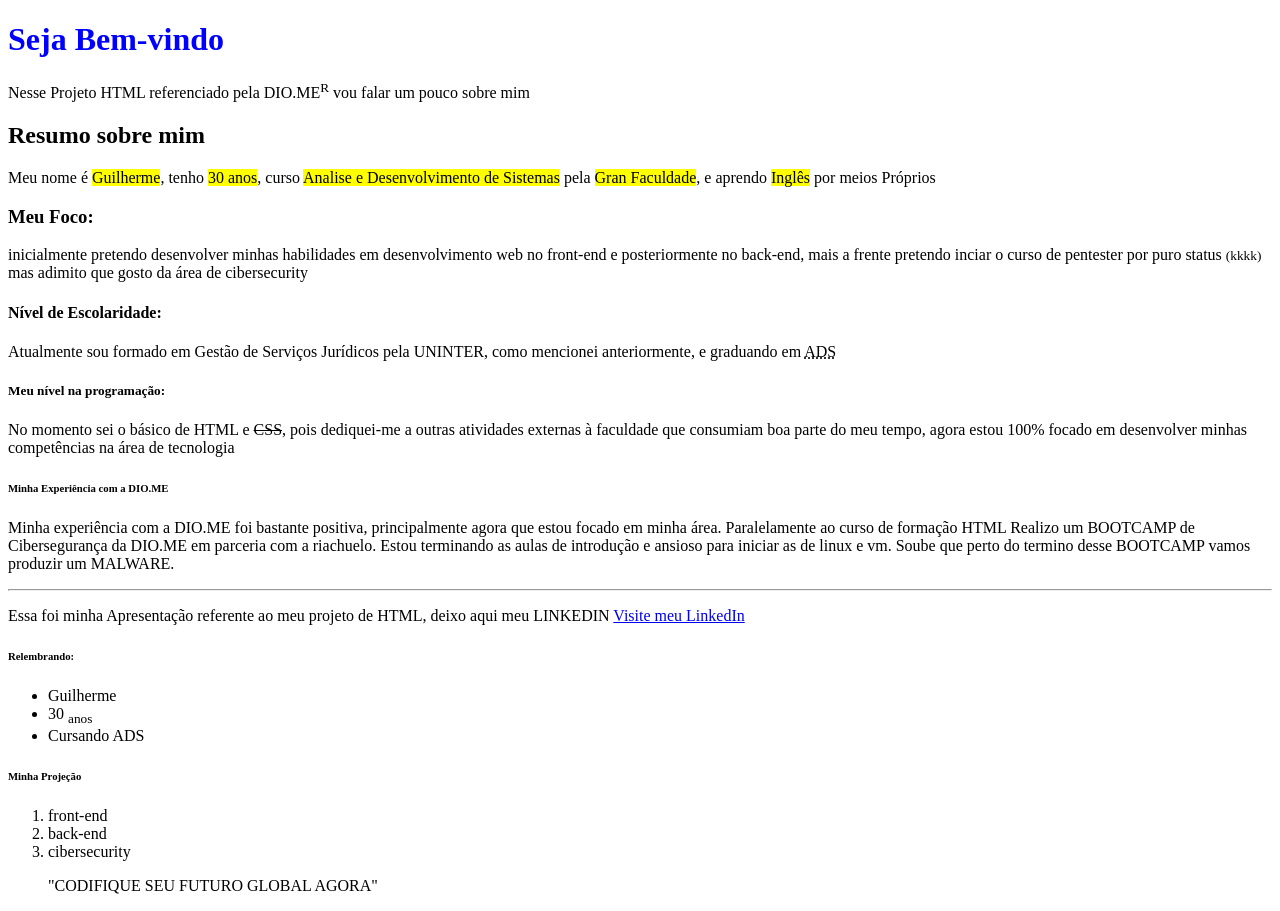
<file: index.html>
<!DOCTYPE html>
<html lang="pt">
<head>
    <meta charset="UTF-8">
    <meta name="viewport" content="width=device-width, initial-scale=1.0">
    <title>Sobre o Gui.</title>
</head>
<body>
    <h1><font face="verdana" color="blue"> Seja Bem-vindo</font></h1>
    <p>Nesse Projeto HTML referenciado pela DIO.ME<sup>R</sup> vou falar um pouco sobre mim</p>
    <h2>Resumo sobre mim</h2>
    <p>Meu nome é <mark>Guilherme</mark>, tenho <mark>30 anos</mark>, curso <mark>Analise e Desenvolvimento de Sistemas</mark> pela <mark>Gran Faculdade</mark>, e aprendo <mark>Inglês</mark> por meios Próprios</p>
    <h3>Meu Foco:</h3>
    <p>inicialmente pretendo desenvolver minhas habilidades em desenvolvimento web no front-end e posteriormente no back-end, mais a frente pretendo inciar o curso de pentester por puro status <small>(kkkk)</small> mas adimito que gosto da área de cibersecurity</p>
    <h4>Nível de Escolaridade:</h4>
    <p>Atualmente sou formado em Gestão de Serviços Jurídicos pela UNINTER, como mencionei anteriormente, e graduando em <abbr title="Análise e Desenvolvimento de Sistemas">ADS</abbr></p>
    <h5>Meu nível na programação:</h5>
    <p>No momento sei o básico de HTML e <del>CSS</del>, pois dediquei-me a outras atividades externas à faculdade que consumiam boa parte do meu tempo, agora estou 100% focado em desenvolver minhas competências na área de tecnologia</p>
    <h6>Minha Experiência com  a DIO.ME</h6>
    <p>Minha experiência com a DIO.ME foi bastante positiva, principalmente agora que estou focado em minha área. 
        Paralelamente ao curso de formação HTML Realizo um BOOTCAMP de Cibersegurança da DIO.ME em parceria com a riachuelo. Estou terminando as aulas de introdução e ansioso para iniciar as de linux e vm. Soube que perto do termino desse BOOTCAMP vamos produzir um MALWARE.
    </p>
    <hr>
    <p>Essa foi minha Apresentação referente ao meu projeto de HTML, deixo aqui meu LINKEDIN <a href="https://www.linkedin.com/in/guidevsec">Visite meu LinkedIn</a> </p>
    <h6>Relembrando:</h6>
    <p><ul>
        <li>Guilherme</li>
        <li>30 <SUB>anos</SUB></li>
        <li>Cursando ADS</li>
    </ul></p>

    <h6>Minha Projeção</h6>
    <ol>
    <li>front-end</li>
    <li>back-end</li>
    <li>cibersecurity</li>
    </ol>
    <blockquote cite= "https://www.dio.me"> "CODIFIQUE SEU FUTURO GLOBAL AGORA"</blockquote>
</body>
</html>
</file>
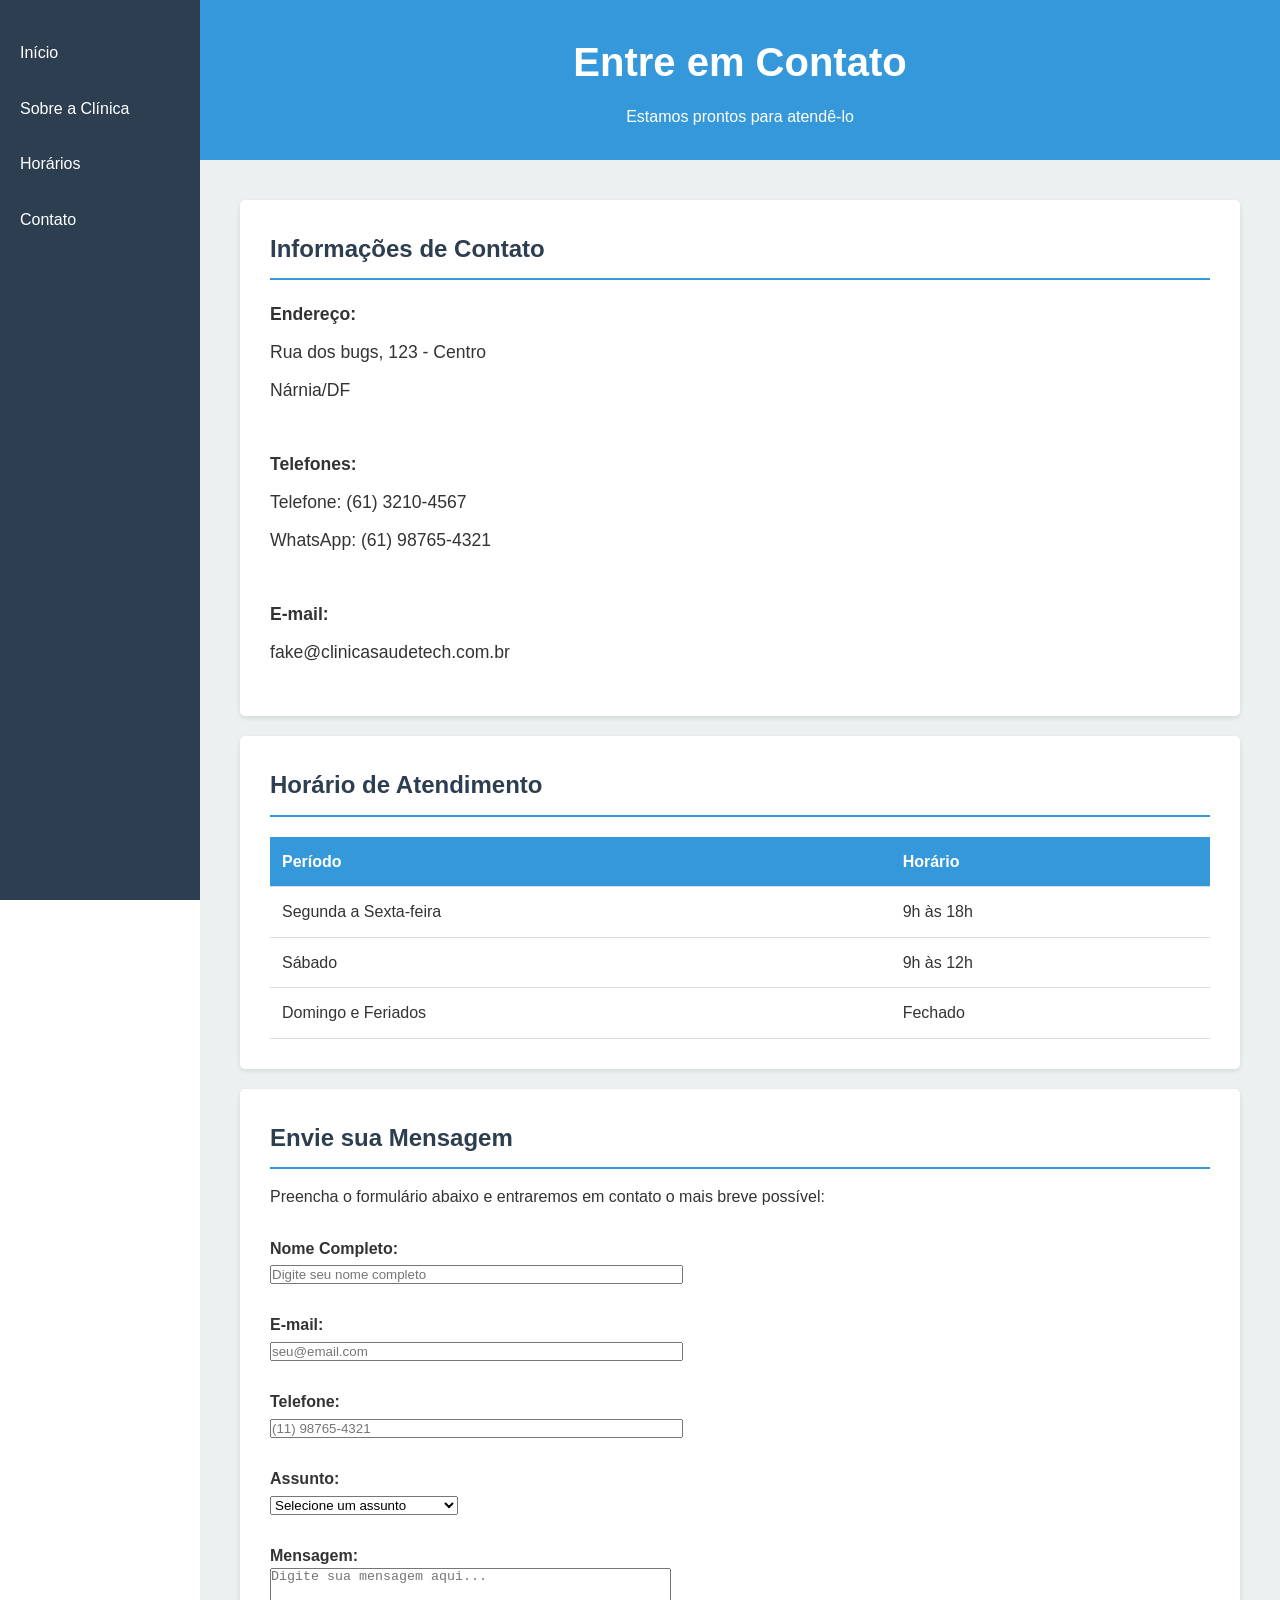
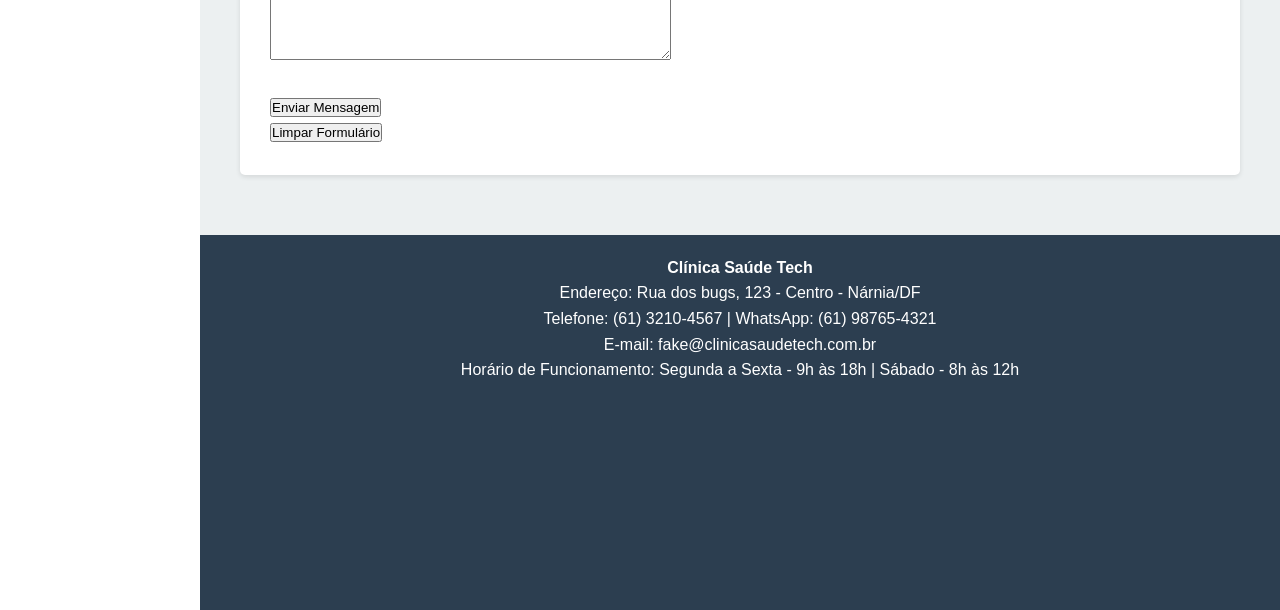
<file: dio/clinica-contato.html>
<!DOCTYPE html>
<html lang="pt-BR">
<head>
    <meta charset="UTF-8">
    <meta http-equiv="X-UA-Compatible" content="IE=edge">
    <meta name="viewport" content="width=device-width, initial-scale=1.0">
    <title>Contato - Clínica Médica</title>
    <link rel="stylesheet" href="clinica-base.css">
</head>
<body>
    <div class="wrapper">
        <div class="menu">
           <ul>
                <li><a href="clinica-index.html">Início</a></li>
                <li><a href="clinica-sobre.html">Sobre a Clínica</a></li>
                <li><a href="clinica-horarios.html">Horários</a></li>
                <li><a href="clinica-contato.html">Contato</a></li>
            </ul>
        </div>

        <div class="main">
            <div class="header">
                <h1>Entre em Contato</h1>
                <p>Estamos prontos para atendê-lo</p>
            </div>
    
            <div class="content">
                <div class="section">
                    <h2>Informações de Contato</h2>
                    <div class="contato-info">
                        <p><strong>Endereço:</strong></p>
                        <p>Rua dos bugs, 123 - Centro</p>
                        <p>Nárnia/DF</p>
                        <br>
                        <p><strong>Telefones:</strong></p>
                        <p>Telefone: (61) 3210-4567</p>
                        <p>WhatsApp: (61) 98765-4321</p>
                        <br>
                        <p><strong>E-mail:</strong></p>
                        <p>fake@clinicasaudetech.com.br</p>
                    </div>
                </div>

                <div class="section">
                    <h2>Horário de Atendimento</h2>
                    <table class="horario-table">
                        <tr>
                            <th>Período</th>
                            <th>Horário</th>
                        </tr>
                        <tr>
                            <td>Segunda a Sexta-feira</td>
                            <td>9h às 18h</td>
                        </tr>
                        <tr>
                            <td>Sábado</td>
                            <td>9h às 12h</td>
                        </tr>
                        <tr>
                            <td>Domingo e Feriados</td>
                            <td>Fechado</td>
                        </tr>
                    </table>
                </div>

                <div class="section">
                    <h2>Envie sua Mensagem</h2>
                    <p>Preencha o formulário abaixo e entraremos em contato o mais breve possível:</p>
                    <br>
                    <form>
                        <p><strong>Nome Completo:</strong></p>
                        <p><input type="text" name="nome" size="50" placeholder="Digite seu nome completo"></p>
                        <br>
                        <p><strong>E-mail:</strong></p>
                        <p><input type="email" name="email" size="50" placeholder="seu@email.com"></p>
                        <br>
                        <p><strong>Telefone:</strong></p>
                        <p><input type="tel" name="telefone" size="50" placeholder="(11) 98765-4321"></p>
                        <br>
                        <p><strong>Assunto:</strong></p>
                        <p>
                            <select name="assunto">
                                <option value="">Selecione um assunto</option>
                                <option value="agendamento">Agendamento de Consulta</option>
                                <option value="informacoes">Solicitar Informações</option>
                                <option value="convenio">Dúvidas sobre Convênios</option>
                                <option value="resultados">Resultados de Exames</option>
                                <option value="sugestoes">Sugestões ou Reclamações</option>
                                <option value="outros">Outros Assuntos</option>
                            </select>
                        </p>
                        <br>
                        <p><strong>Mensagem:</strong></p>
                        <p><textarea name="mensagem" rows="6" cols="48" placeholder="Digite sua mensagem aqui..."></textarea></p>
                        <br>
                        <p><input type="submit" value="Enviar Mensagem"></p>
                        <p><input type="reset" value="Limpar Formulário"></p>
                    </form>
                </div>
            </div>
    
           <div class="footer">
                <p><strong>Clínica Saúde Tech</strong></p>
                <p>Endereço: Rua dos bugs, 123 - Centro - Nárnia/DF</p>
                <p>Telefone: (61) 3210-4567 | WhatsApp: (61) 98765-4321</p>
                <p>E-mail: fake@clinicasaudetech.com.br</p>
                <p>Horário de Funcionamento: Segunda a Sexta - 9h às 18h | Sábado - 8h às 12h</p>
                <p><iframe src="https://www.google.com/maps/embed?pb=!1m18!1m12!1m3!1d3193.61267880178!2d175.78795062583956!3d-36.82780022223932!2m3!1f0!2f0!3f0!3m2!1i1024!2i768!4f13.1!3m3!1m2!1s0x6d724319b869a4ff%3A0x2a00ef6166599c50!2sReserva%20M.nha%20Te%20Whanganui-A-Hei!5e0!3m2!1spt-BR!2sbr!4v1773842984935!5m2!1spt-BR!2sbr" width="350" height="200" style="border:0;" allowfullscreen="" loading="lazy" referrerpolicy="no-referrer-when-downgrade"></iframe></p>
            </div>
        </div>
    </div>
</body>
</html>
</file>
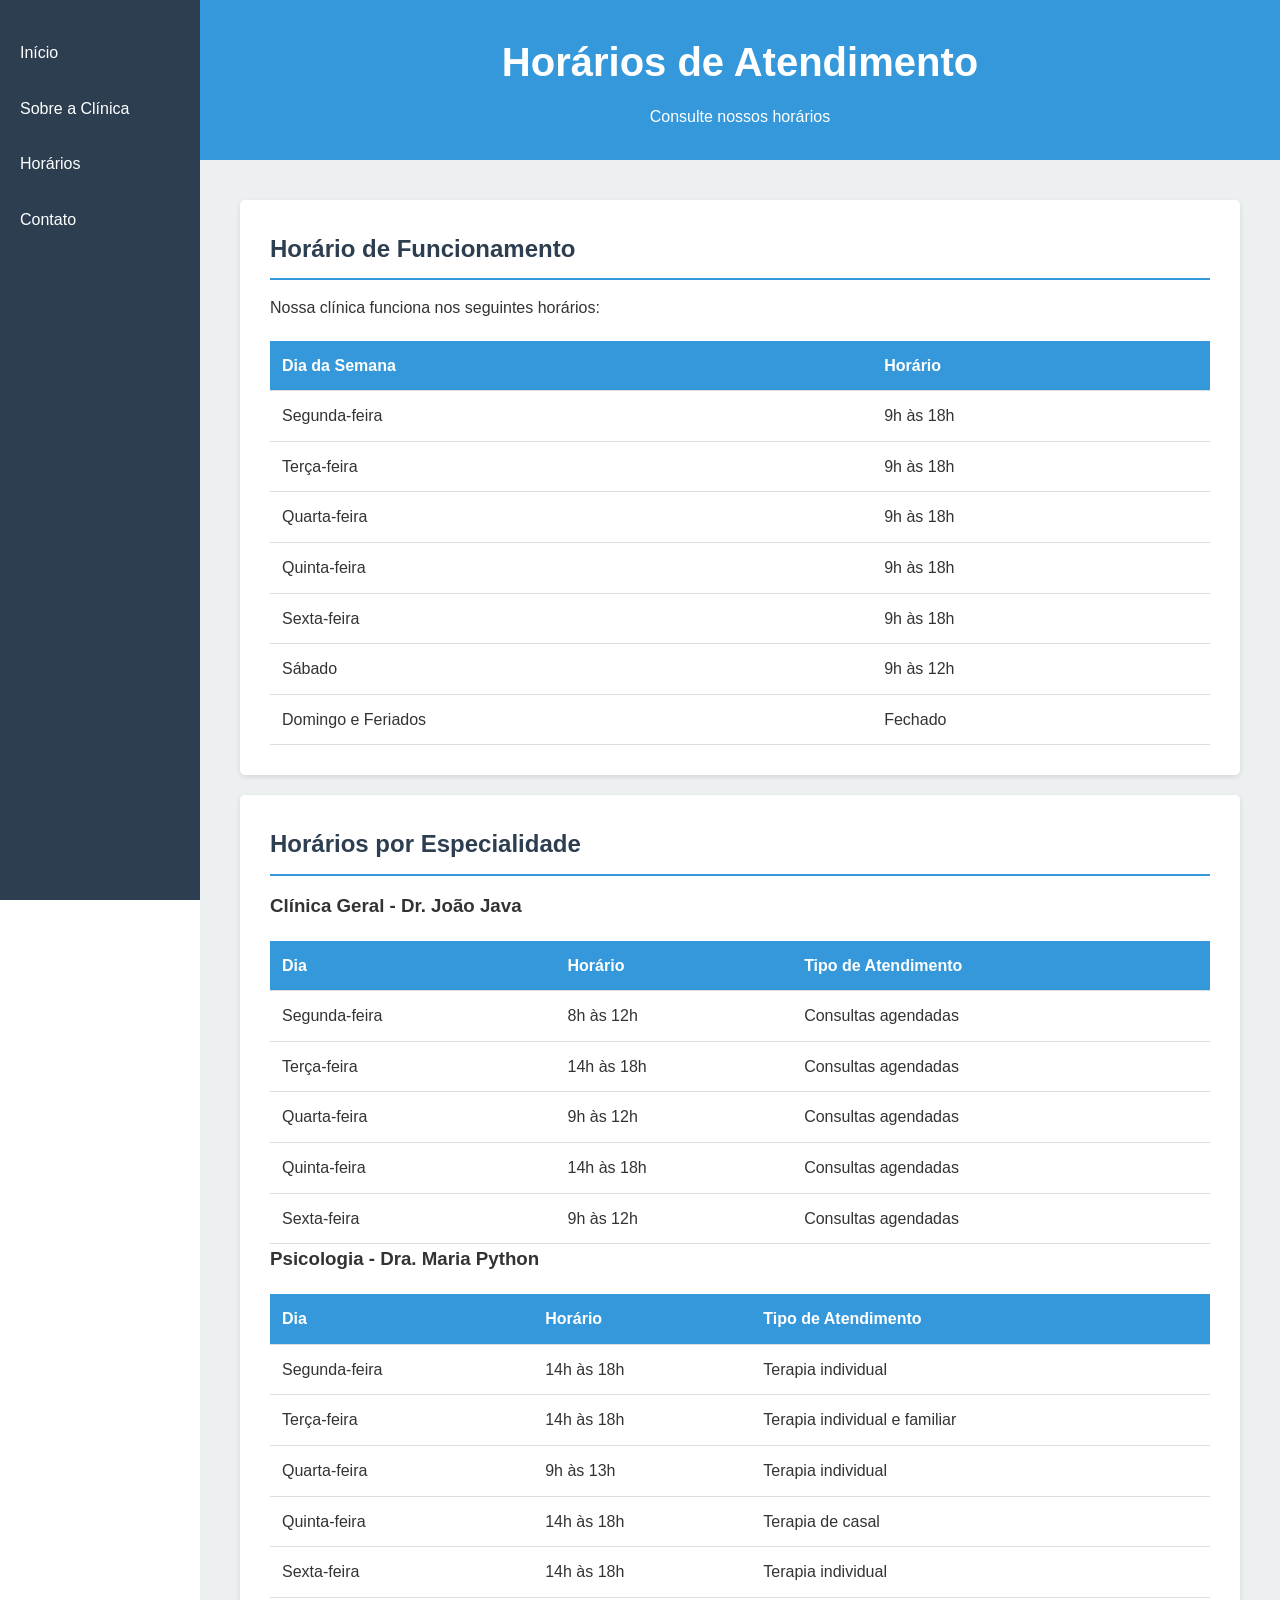
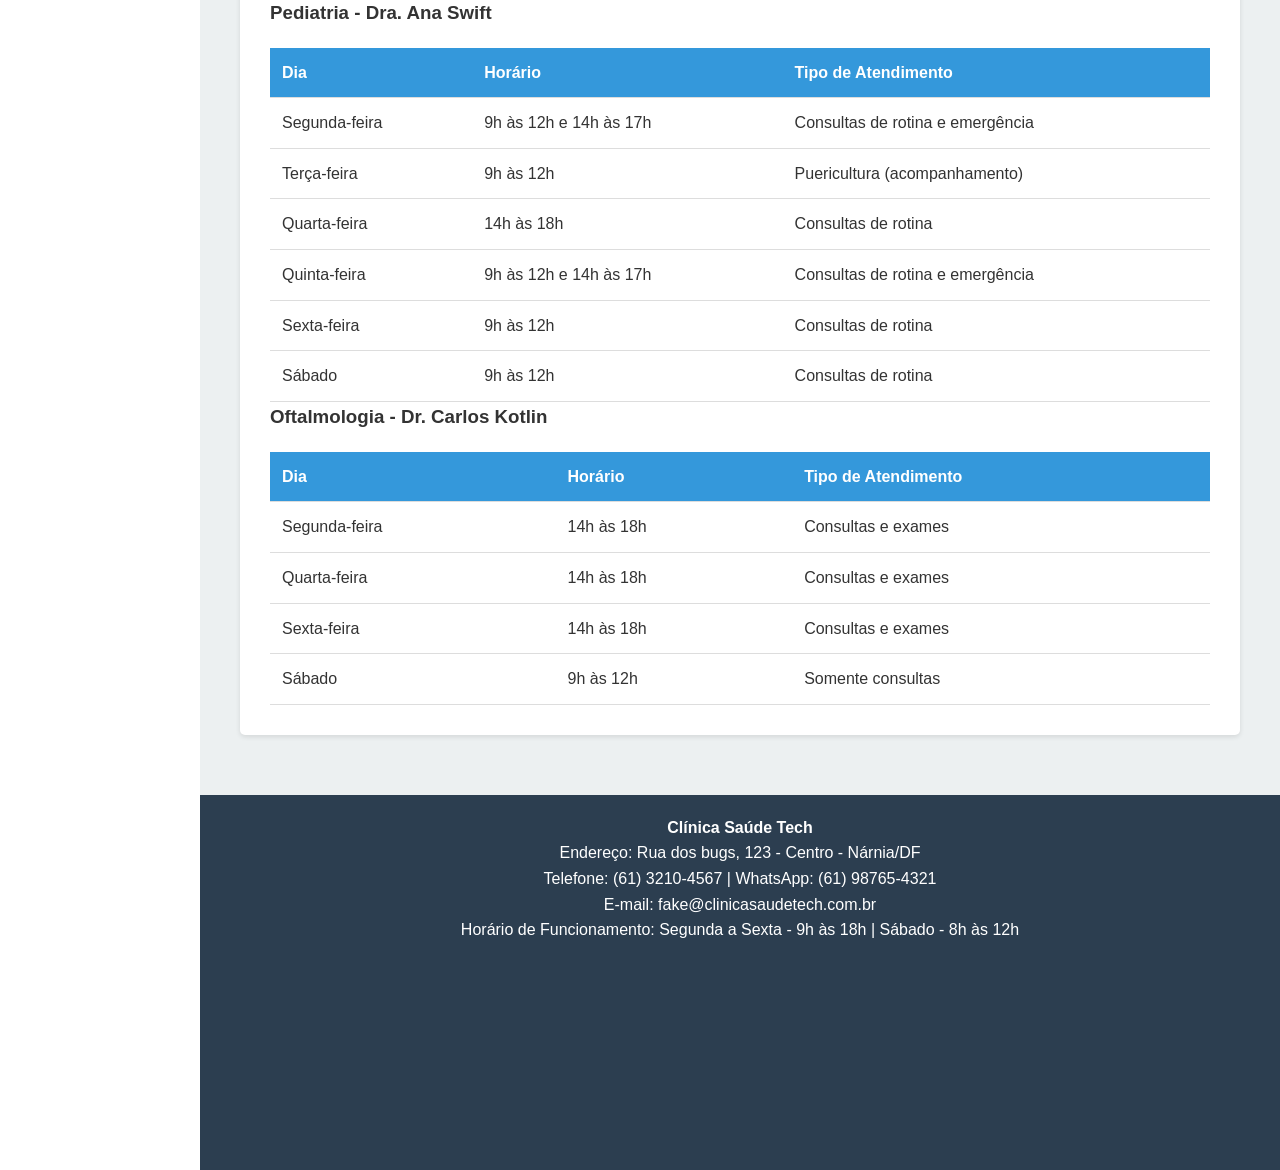
<file: dio/clinica-horarios.html>
<!DOCTYPE html>
<html lang="pt-BR">
<head>
    <meta charset="UTF-8">
    <meta http-equiv="X-UA-Compatible" content="IE=edge">
    <meta name="viewport" content="width=device-width, initial-scale=1.0">
    <title>Horários de Atendimento - Clínica Médica</title>
    <link rel="stylesheet" href="clinica-base.css">
</head>
<body>
    <div class="wrapper">
        <div class="menu">
           <ul>
                <li><a href="clinica-index.html">Início</a></li>
                <li><a href="clinica-sobre.html">Sobre a Clínica</a></li>
                <li><a href="clinica-horarios.html">Horários</a></li>
                <li><a href="clinica-contato.html">Contato</a></li>
            </ul>
        </div>

        <div class="main">
            <div class="header">
                <h1>Horários de Atendimento</h1>
                <p>Consulte nossos horários</p>
            </div>
    
            <div class="content">
                <div class="section">
                    <h2>Horário de Funcionamento</h2>
                    <p>Nossa clínica funciona nos seguintes horários:</p>
                    <table class="horario-table">
                        <tr>
                            <th>Dia da Semana</th>
                            <th>Horário</th>
                        </tr>
                        <tr>
                            <td>Segunda-feira</td>
                            <td>9h às 18h</td>
                        </tr>
                        <tr>
                            <td>Terça-feira</td>
                            <td>9h às 18h</td>
                        </tr>
                        <tr>
                            <td>Quarta-feira</td>
                            <td>9h às 18h</td>
                        </tr>
                        <tr>
                            <td>Quinta-feira</td>
                            <td>9h às 18h</td>
                        </tr>
                        <tr>
                            <td>Sexta-feira</td>
                            <td>9h às 18h</td>
                        </tr>
                        <tr>
                            <td>Sábado</td>
                            <td>9h às 12h</td>
                        </tr>
                        <tr>
                            <td>Domingo e Feriados</td>
                            <td>Fechado</td>
                        </tr>
                    </table>
                </div>

                <div class="section">
                    <h2>Horários por Especialidade</h2>
                    
                    <h3>Clínica Geral - Dr. João Java</h3>
                    <table class="horario-table">
                        <tr>
                            <th>Dia</th>
                            <th>Horário</th>
                            <th>Tipo de Atendimento</th>
                        </tr>
                        <tr>
                            <td>Segunda-feira</td>
                            <td>8h às 12h</td>
                            <td>Consultas agendadas</td>
                        </tr>
                        <tr>
                            <td>Terça-feira</td>
                            <td>14h às 18h</td>
                            <td>Consultas agendadas</td>
                        </tr>
                        <tr>
                            <td>Quarta-feira</td>
                            <td>9h às 12h</td>
                            <td>Consultas agendadas</td>
                        </tr>
                        <tr>
                            <td>Quinta-feira</td>
                            <td>14h às 18h</td>
                            <td>Consultas agendadas</td>
                        </tr>
                        <tr>
                            <td>Sexta-feira</td>
                            <td>9h às 12h</td>
                            <td>Consultas agendadas</td>
                        </tr>
                    </table>

                    <h3>Psicologia - Dra. Maria Python</h3>
                    <table class="horario-table">
                        <tr>
                            <th>Dia</th>
                            <th>Horário</th>
                            <th>Tipo de Atendimento</th>
                        </tr>
                        <tr>
                            <td>Segunda-feira</td>
                            <td>14h às 18h</td>
                            <td>Terapia individual</td>
                        </tr>
                        <tr>
                            <td>Terça-feira</td>
                            <td>14h às 18h</td>
                            <td>Terapia individual e familiar</td>
                        </tr>
                        <tr>
                            <td>Quarta-feira</td>
                            <td>9h às 13h</td>
                            <td>Terapia individual</td>
                        </tr>
                        <tr>
                            <td>Quinta-feira</td>
                            <td>14h às 18h</td>
                            <td>Terapia de casal</td>
                        </tr>
                        <tr>
                            <td>Sexta-feira</td>
                            <td>14h às 18h</td>
                            <td>Terapia individual</td>
                        </tr>
                    </table>

                    <h3>Pediatria - Dra. Ana Swift</h3>
                    <table class="horario-table">
                        <tr>
                            <th>Dia</th>
                            <th>Horário</th>
                            <th>Tipo de Atendimento</th>
                        </tr>
                        <tr>
                            <td>Segunda-feira</td>
                            <td>9h às 12h e 14h às 17h</td>
                            <td>Consultas de rotina e emergência</td>
                        </tr>
                        <tr>
                            <td>Terça-feira</td>
                            <td>9h às 12h</td>
                            <td>Puericultura (acompanhamento)</td>
                        </tr>
                        <tr>
                            <td>Quarta-feira</td>
                            <td>14h às 18h</td>
                            <td>Consultas de rotina</td>
                        </tr>
                        <tr>
                            <td>Quinta-feira</td>
                            <td>9h às 12h e 14h às 17h</td>
                            <td>Consultas de rotina e emergência</td>
                        </tr>
                        <tr>
                            <td>Sexta-feira</td>
                            <td>9h às 12h</td>
                            <td>Consultas de rotina</td>
                        </tr>
                        <tr>
                            <td>Sábado</td>
                            <td>9h às 12h</td>
                            <td>Consultas de rotina</td>
                        </tr>
                    </table>

                    <h3>Oftalmologia - Dr. Carlos Kotlin</h3>
                    <table class="horario-table">
                        <tr>
                            <th>Dia</th>
                            <th>Horário</th>
                            <th>Tipo de Atendimento</th>
                        </tr>
                        <tr>
                            <td>Segunda-feira</td>
                            <td>14h às 18h</td>
                            <td>Consultas e exames</td>
                        </tr>
                        <tr>
                            <td>Quarta-feira</td>
                            <td>14h às 18h</td>
                            <td>Consultas e exames</td>
                        </tr>
                        <tr>
                            <td>Sexta-feira</td>
                            <td>14h às 18h</td>
                            <td>Consultas e exames</td>
                        </tr>
                        <tr>
                            <td>Sábado</td>
                            <td>9h às 12h</td>
                            <td>Somente consultas</td>
                        </tr>
                    </table>
                </div>

            </div>
    
            <div class="footer">
                <p><strong>Clínica Saúde Tech</strong></p>
                <p>Endereço: Rua dos bugs, 123 - Centro - Nárnia/DF</p>
                <p>Telefone: (61) 3210-4567 | WhatsApp: (61) 98765-4321</p>
                <p>E-mail: fake@clinicasaudetech.com.br</p>
                <p>Horário de Funcionamento: Segunda a Sexta - 9h às 18h | Sábado - 8h às 12h</p>
                <p><iframe src="https://www.google.com/maps/embed?pb=!1m18!1m12!1m3!1d3193.61267880178!2d175.78795062583956!3d-36.82780022223932!2m3!1f0!2f0!3f0!3m2!1i1024!2i768!4f13.1!3m3!1m2!1s0x6d724319b869a4ff%3A0x2a00ef6166599c50!2sReserva%20M.nha%20Te%20Whanganui-A-Hei!5e0!3m2!1spt-BR!2sbr!4v1773842984935!5m2!1spt-BR!2sbr" width="350" height="200" style="border:0;" allowfullscreen="" loading="lazy" referrerpolicy="no-referrer-when-downgrade"></iframe></p>
            </div>
        </div>
    </div>
</body>
</html>
</file>
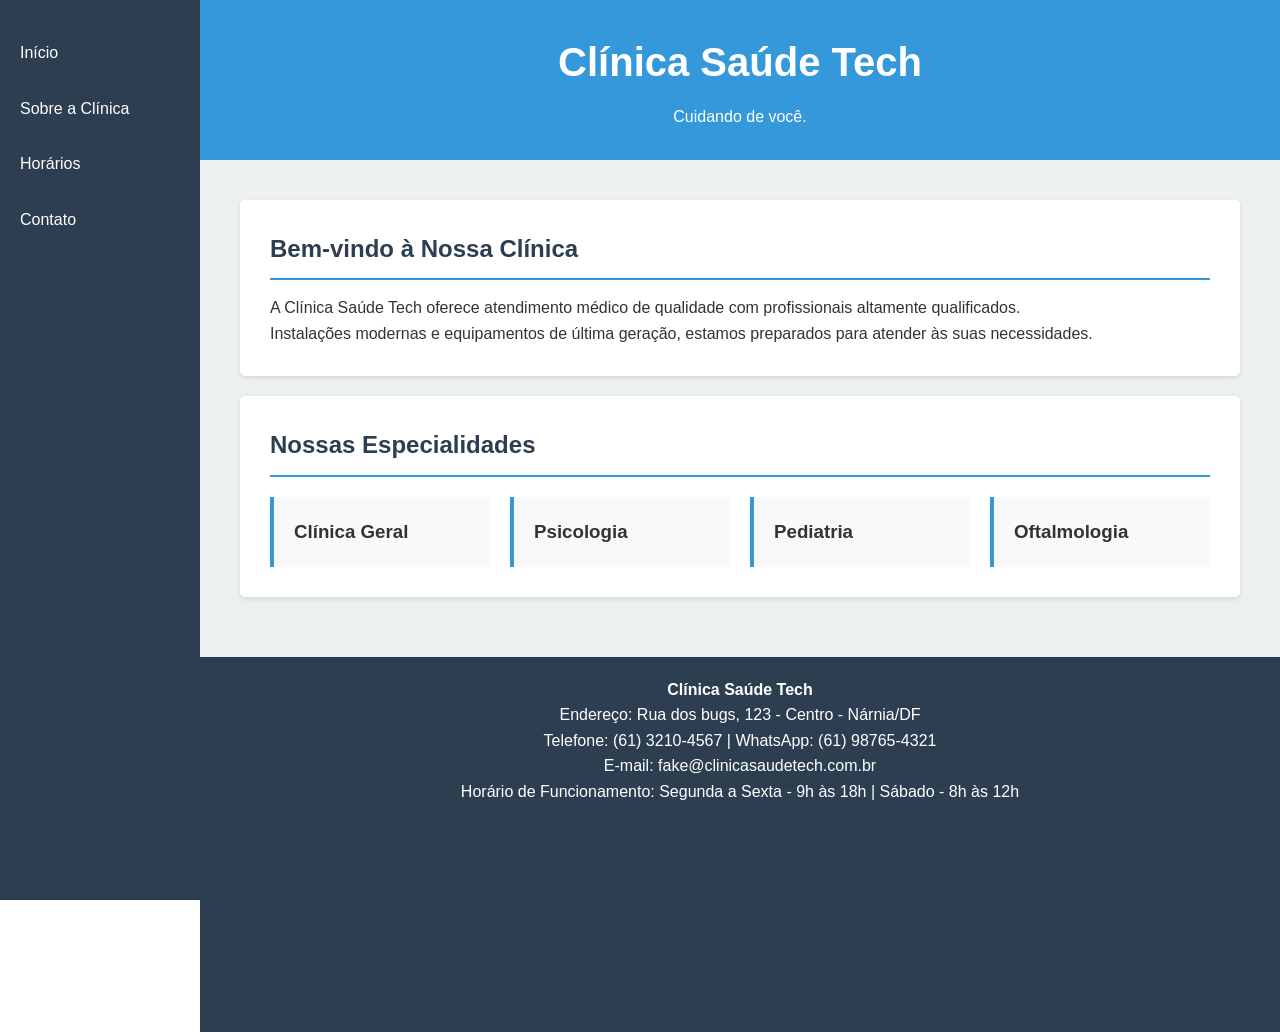
<file: dio/clinica-index.html>
<!DOCTYPE html>
<html lang="pt-BR">
<head>
    <meta charset="UTF-8">
    <meta http-equiv="X-UA-Compatible" content="IE=edge">
    <meta name="viewport" content="width=device-width, initial-scale=1.0">
    <title>Clínica Médica - Página Inicial</title>
    <link rel="stylesheet" href="clinica-base.css">
</head>
<body>
    <div class="wrapper">
        <div class="menu">
           <ul>
                <li><a href="clinica-index.html">Início</a></li>
                <li><a href="clinica-sobre.html">Sobre a Clínica</a></li>
                <li><a href="clinica-horarios.html">Horários</a></li>
                <li><a href="clinica-contato.html">Contato</a></li>
            </ul>
        </div>

        <div class="main">
            <div class="header">
                <h1>Clínica Saúde Tech</h1>
                <p>Cuidando de você.</p>
            </div>
    
            <div class="content">
                <div class="section">
                    <h2>Bem-vindo à Nossa Clínica</h2>
                    <p>A Clínica Saúde Tech oferece atendimento médico de qualidade com profissionais altamente qualificados. </p>
                    <p>Instalações modernas e equipamentos de última geração, estamos preparados para atender às suas necessidades.</p>
                </div>

                <div class="section">
                    <h2>Nossas Especialidades</h2>
                    <div class="especialidades">
                        <div class="especialidade-card">
                            <h3>Clínica Geral</h3>
                        </div>
                        <div class="especialidade-card">
                            <h3>Psicologia</h3>
                        </div>
                        <div class="especialidade-card">
                            <h3>Pediatria</h3>
                        </div>
                        <div class="especialidade-card">
                            <h3>Oftalmologia</h3>
                        </div>
                    </div>
                </div>


            </div>
    
           <div class="footer">
                <p><strong>Clínica Saúde Tech</strong></p>
                <p>Endereço: Rua dos bugs, 123 - Centro - Nárnia/DF</p>
                <p>Telefone: (61) 3210-4567 | WhatsApp: (61) 98765-4321</p>
                <p>E-mail: fake@clinicasaudetech.com.br</p>
                <p>Horário de Funcionamento: Segunda a Sexta - 9h às 18h | Sábado - 8h às 12h</p>
                <p><iframe src="https://www.google.com/maps/embed?pb=!1m18!1m12!1m3!1d3193.61267880178!2d175.78795062583956!3d-36.82780022223932!2m3!1f0!2f0!3f0!3m2!1i1024!2i768!4f13.1!3m3!1m2!1s0x6d724319b869a4ff%3A0x2a00ef6166599c50!2sReserva%20M.nha%20Te%20Whanganui-A-Hei!5e0!3m2!1spt-BR!2sbr!4v1773842984935!5m2!1spt-BR!2sbr" width="350" height="200" style="border:0;" allowfullscreen="" loading="lazy" referrerpolicy="no-referrer-when-downgrade"></iframe></p>
            </div>
        </div>
    </div>
</body>
</html>
</file>
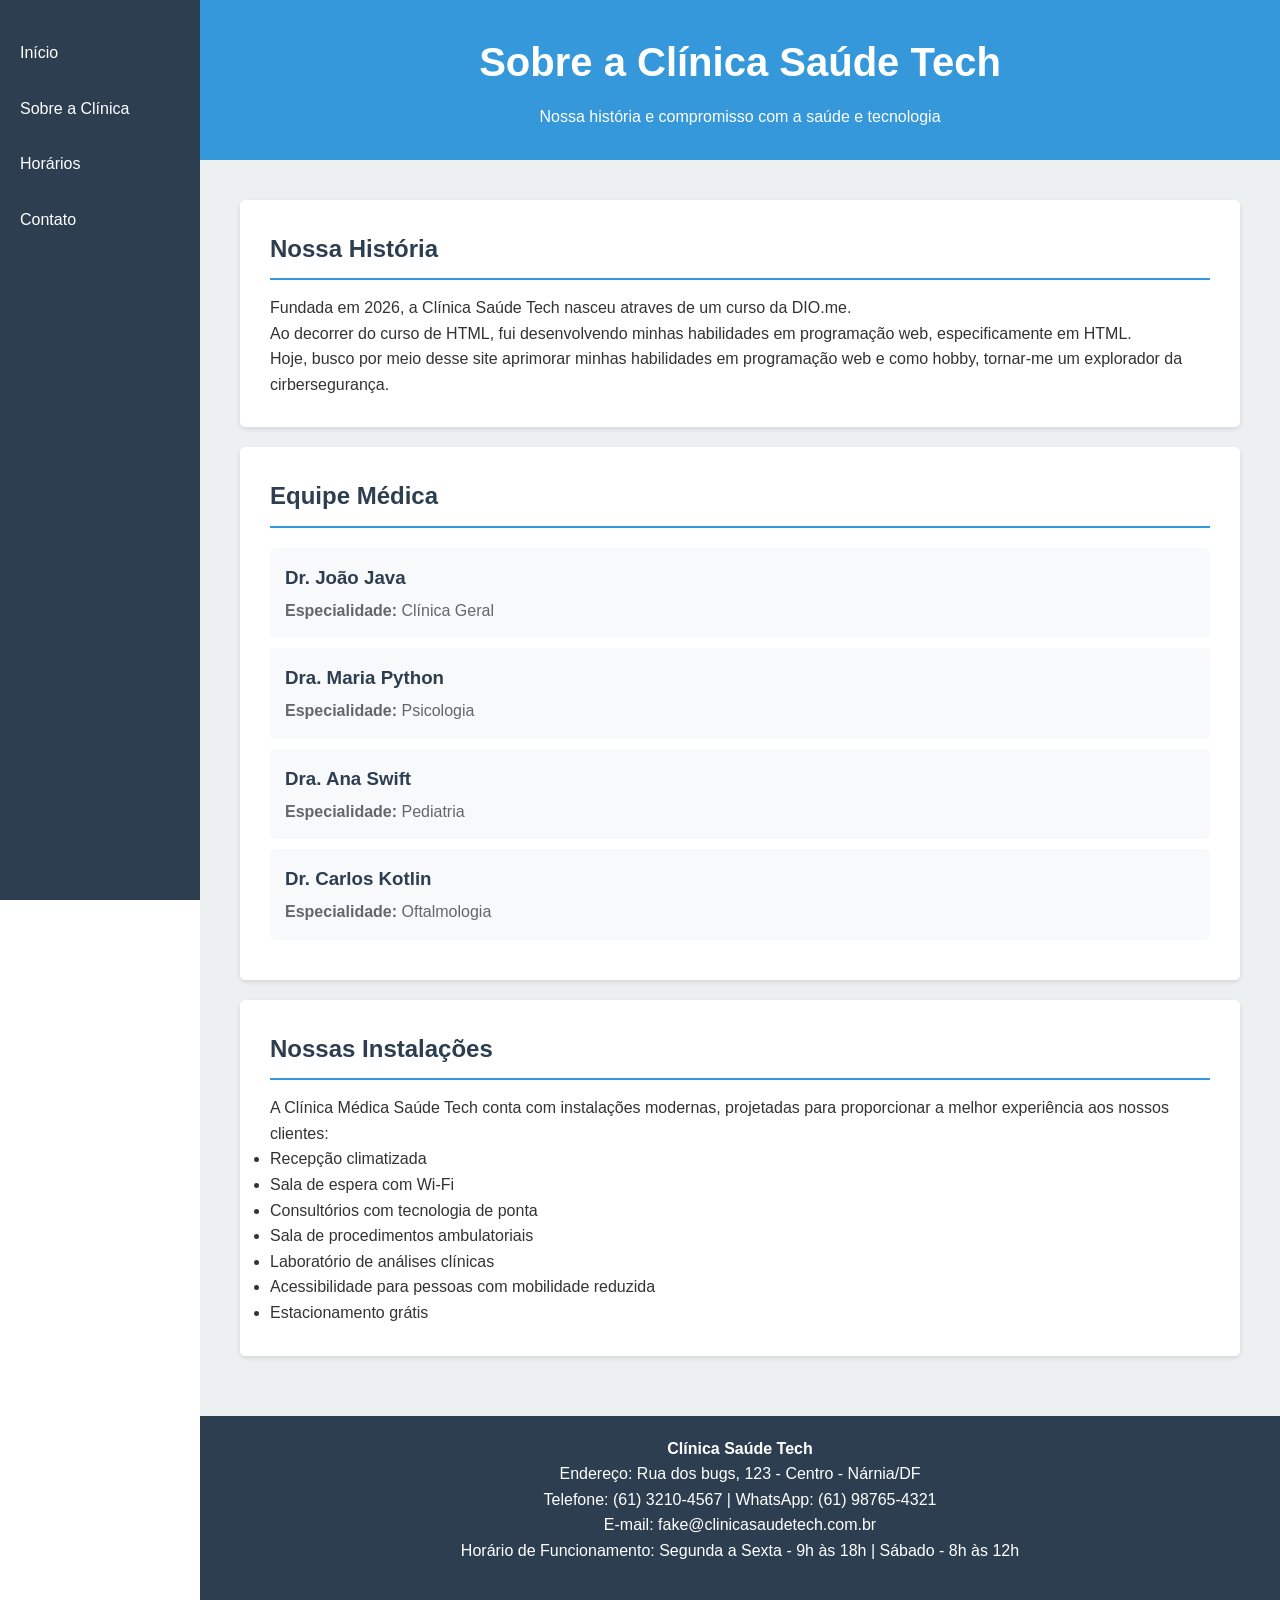
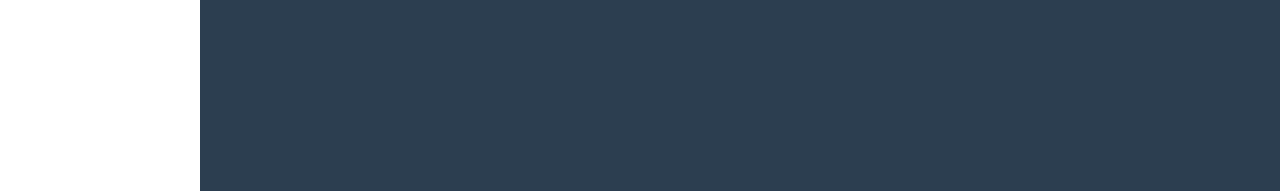
<file: dio/clinica-sobre.html>
<!DOCTYPE html>
<html lang="pt-BR">
<head>
    <meta charset="UTF-8">
    <meta http-equiv="X-UA-Compatible" content="IE=edge">
    <meta name="viewport" content="width=device-width, initial-scale=1.0">
    <title>Sobre a Clínica - Clínica</title>
    <link rel="stylesheet" href="clinica-base.css">
</head>
<body>
    <div class="wrapper">
        <div class="menu">
            <ul>
                <li><a href="clinica-index.html">Início</a></li>
                <li><a href="clinica-sobre.html">Sobre a Clínica</a></li>
                <li><a href="clinica-horarios.html">Horários</a></li>
                <li><a href="clinica-contato.html">Contato</a></li>
            </ul>
        </div>

        <div class="main">
            <div class="header">
                <h1>Sobre a Clínica Saúde Tech</h1>
                <p>Nossa história e compromisso com a saúde e tecnologia</p>
            </div>
    
            <div class="content">
                <div class="section">
                    <h2>Nossa História</h2>
                    <p>Fundada em 2026, a Clínica Saúde Tech nasceu atraves de um curso da DIO.me.</p>
                    <p>Ao decorrer do curso de HTML, fui desenvolvendo minhas habilidades em programação web, especificamente em HTML.</p>
                    <p>Hoje, busco por meio desse site aprimorar minhas habilidades em programação web e como hobby, tornar-me um explorador da cirbersegurança.</p>
                </div>

                <div class="section">
                    <h2>Equipe Médica</h2>
                    <div class="medicos-lista">
                        <div class="medico-item">
                            <h3>Dr. João Java</h3>
                            <p><strong>Especialidade:</strong> Clínica Geral</p>
                           
                        </div>

                        <div class="medico-item">
                            <h3>Dra. Maria Python</h3>
                            <p><strong>Especialidade:</strong> Psicologia</p>
                            
                        </div>

                        <div class="medico-item">
                            <h3>Dra. Ana Swift</h3>
                            <p><strong>Especialidade:</strong> Pediatria</p>
                            
                        </div>

                        <div class="medico-item">
                            <h3>Dr. Carlos Kotlin</h3>
                            <p><strong>Especialidade:</strong> Oftalmologia</p>
                           
                        </div>
                    </div>
                </div>

                <div class="section">
                    <h2>Nossas Instalações</h2>
                    <p>A Clínica Médica Saúde Tech conta com instalações modernas, projetadas para proporcionar a melhor experiência aos nossos clientes:</p>
                    <ul>
                        <li>Recepção climatizada</li>
                        <li>Sala de espera com Wi-Fi</li>
                        <li>Consultórios com tecnologia de ponta</li>
                        <li>Sala de procedimentos ambulatoriais</li>
                        <li>Laboratório de análises clínicas</li>
                        <li>Acessibilidade para pessoas com mobilidade reduzida</li>
                        <li>Estacionamento grátis</li>
                    </ul>
                </div>
            </div>
    
            <div class="footer">
                <p><strong>Clínica Saúde Tech</strong></p>
                <p>Endereço: Rua dos bugs, 123 - Centro - Nárnia/DF</p>
                <p>Telefone: (61) 3210-4567 | WhatsApp: (61) 98765-4321</p>
                <p>E-mail: fake@clinicasaudetech.com.br</p>
                <p>Horário de Funcionamento: Segunda a Sexta - 9h às 18h | Sábado - 8h às 12h</p>
                <p><iframe src="https://www.google.com/maps/embed?pb=!1m18!1m12!1m3!1d3193.61267880178!2d175.78795062583956!3d-36.82780022223932!2m3!1f0!2f0!3f0!3m2!1i1024!2i768!4f13.1!3m3!1m2!1s0x6d724319b869a4ff%3A0x2a00ef6166599c50!2sReserva%20M.nha%20Te%20Whanganui-A-Hei!5e0!3m2!1spt-BR!2sbr!4v1773842984935!5m2!1spt-BR!2sbr" width="350" height="200" style="border:0;" allowfullscreen="" loading="lazy" referrerpolicy="no-referrer-when-downgrade"></iframe></p>
            </div>
        </div>
    </div>
</body>
</html>
</file>
<file: dio/clinica-base.css>
* {
    margin: 0;
    padding: 0;
    box-sizing: border-box;
}

body {
    font-family: Arial, sans-serif;
    line-height: 1.6;
    color: #333;
}

.wrapper {
    display: flex;
    min-height: 100vh;
}

.menu {
    width: 200px;
    background-color: #2c3e50;
    padding: 20px 0;
    position: fixed;
    height: 100vh;
    overflow-y: auto;
}

.menu ul {
    list-style: none;
}

.menu ul li {
    margin: 10px 0;
}

.menu ul li a {
    color: white;
    text-decoration: none;
    padding: 10px 20px;
    display: block;
    transition: background-color 0.3s;
}

.menu ul li a:hover {
    background-color: #34495e;
}

.main {
    margin-left: 200px;
    width: calc(100% - 200px);
    display: flex;
    flex-direction: column;
    min-height: 100vh;
}

.header {
    background-color: #3498db;
    color: white;
    padding: 30px;
    text-align: center;
}

.header h1 {
    font-size: 2.5em;
    margin-bottom: 10px;
}

.content {
    flex: 1;
    padding: 40px;
    background-color: #ecf0f1;
}

.footer {
    background-color: #2c3e50;
    color: white;
    padding: 20px;
    text-align: center;
}

.section {
    background-color: white;
    padding: 30px;
    margin-bottom: 20px;
    border-radius: 5px;
    box-shadow: 0 2px 5px rgba(0,0,0,0.1);
}

.section h2 {
    color: #2c3e50;
    margin-bottom: 15px;
    border-bottom: 2px solid #3498db;
    padding-bottom: 10px;
}

.especialidades {
    display: flex;
    flex-wrap: wrap;
    gap: 20px;
    margin-top: 20px;
}

.especialidade-card {
    background-color: #f8f9fa;
    padding: 20px;
    border-left: 4px solid #3498db;
    flex: 1;
    min-width: 200px;
}

.horario-table {
    width: 100%;
    border-collapse: collapse;
    margin-top: 20px;
}

.horario-table th,
.horario-table td {
    padding: 12px;
    text-align: left;
    border-bottom: 1px solid #ddd;
}

.horario-table th {
    background-color: #3498db;
    color: white;
}

.horario-table tr:hover {
    background-color: #f5f5f5;
}

.contato-info {
    margin: 20px 0;
}

.contato-info p {
    margin: 10px 0;
    font-size: 1.1em;
}

.medicos-lista {
    margin-top: 20px;
}

.medico-item {
    background-color: #f8f9fa;
    padding: 15px;
    margin: 10px 0;
    border-radius: 5px;
}

.medico-item h3 {
    color: #2c3e50;
    margin-bottom: 5px;
}

.medico-item p {
    color: #666;
}
</file>
